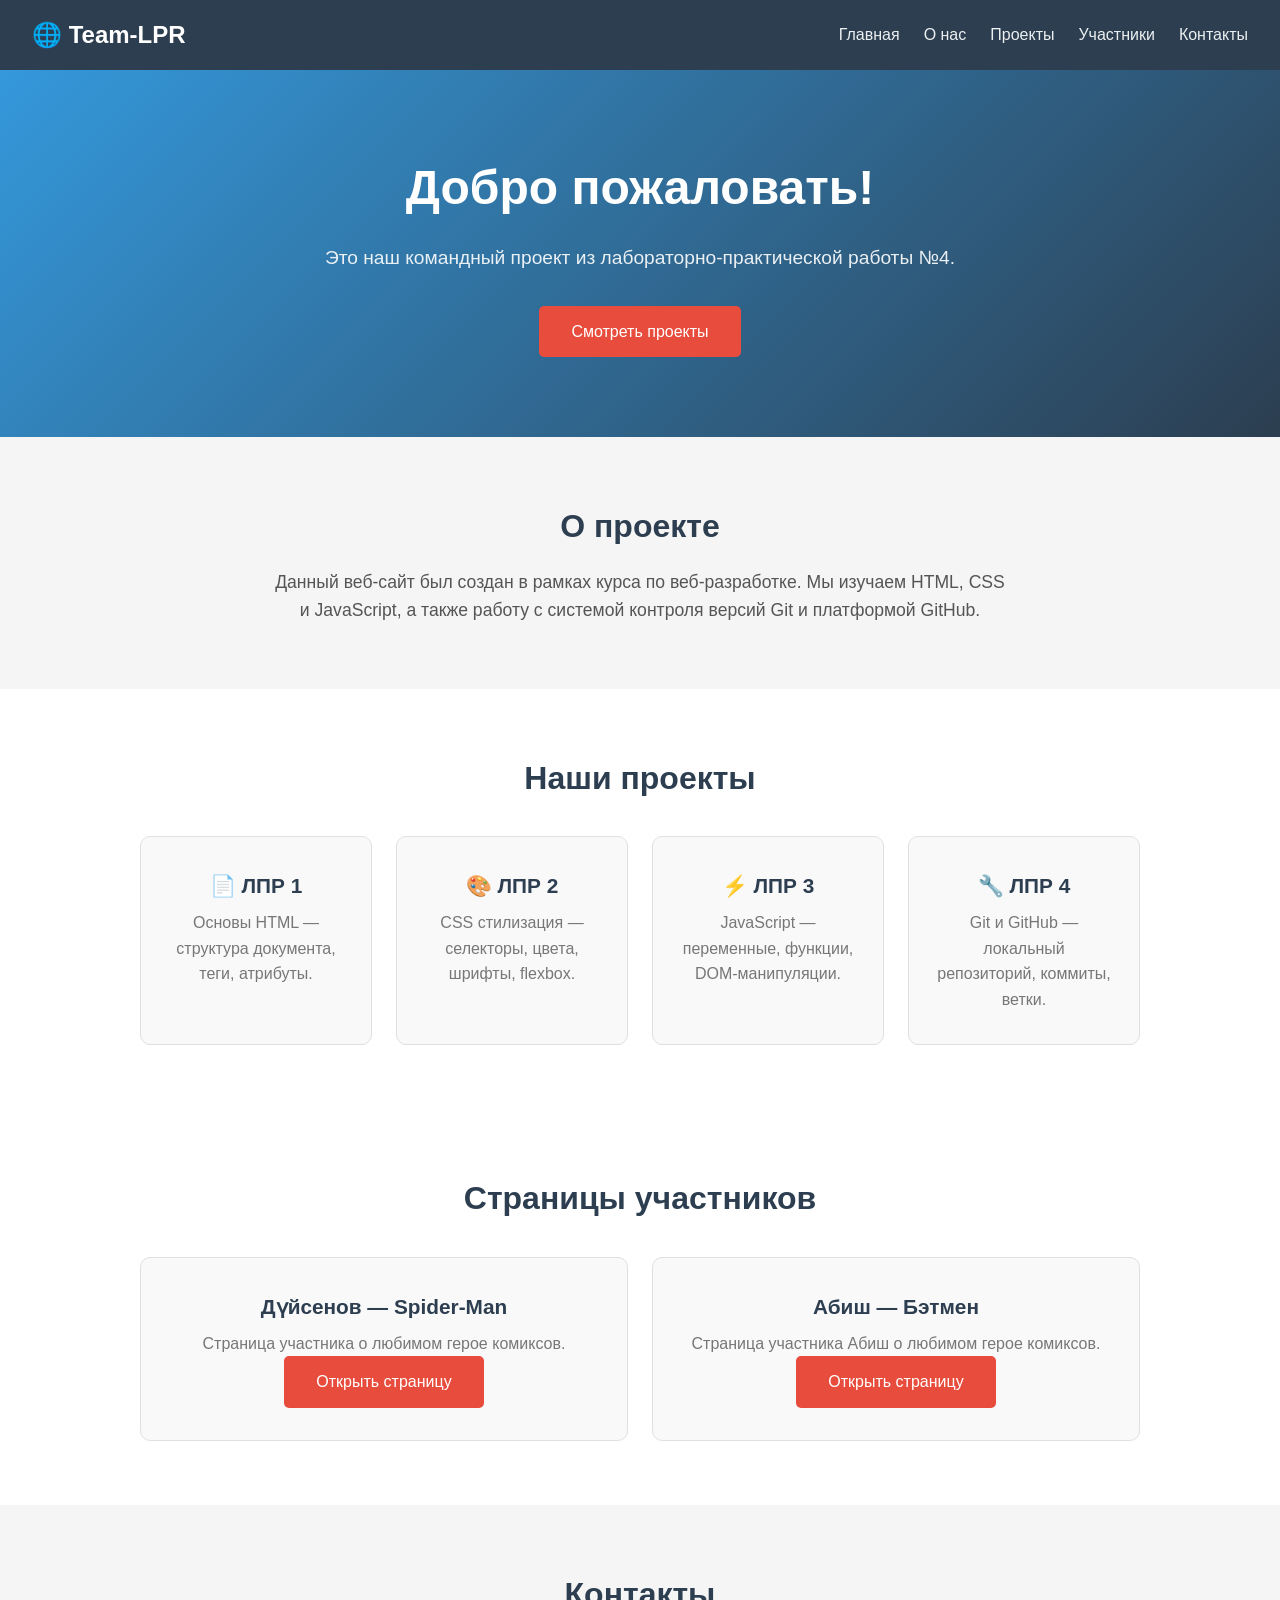
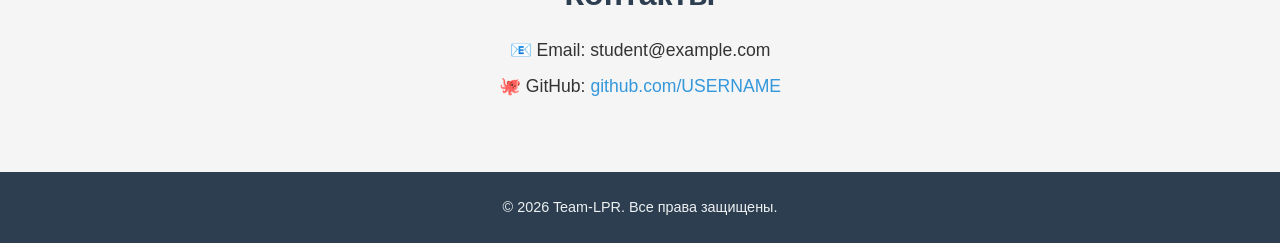
<file: index.html>
<!DOCTYPE html>
<html lang="ru">
<head>
    <meta charset="UTF-8">
    <meta name="viewport" content="width=device-width, initial-scale=1.0">
    <title>ЛПР 4 — Веб-сайт</title>
    <link rel="stylesheet" href="style.css">
</head>
<body>
    <header>
        <nav>
            <div class="logo">🌐 Team-LPR</div>
            <ul class="nav-links">
                <li><a href="#home">Главная</a></li>
                <li><a href="#about">О нас</a></li>
                <li><a href="#projects">Проекты</a></li>
                <li><a href="#participants">Участники</a></li>
                <li><a href="#contact">Контакты</a></li>
            </ul>
        </nav>
    </header>

    <main>
        <section id="home" class="hero">
            <h1>Добро пожаловать!</h1>
            <p>Это наш командный проект из лабораторно-практической работы №4.</p>
            <a href="#projects" class="btn">Смотреть проекты</a>
        </section>

        <section id="about" class="about">
            <h2>О проекте</h2>
            <p>
                Данный веб-сайт был создан в рамках курса по веб-разработке.
                Мы изучаем HTML, CSS и JavaScript, а также работу с системой контроля версий Git и платформой GitHub.
            </p>
        </section>

        <section id="projects" class="projects">
            <h2>Наши проекты</h2>
            <div class="project-cards">
                <div class="card">
                    <h3>📄 ЛПР 1</h3>
                    <p>Основы HTML — структура документа, теги, атрибуты.</p>
                </div>
                <div class="card">
                    <h3>🎨 ЛПР 2</h3>
                    <p>CSS стилизация — селекторы, цвета, шрифты, flexbox.</p>
                </div>
                <div class="card">
                    <h3>⚡ ЛПР 3</h3>
                    <p>JavaScript — переменные, функции, DOM-манипуляции.</p>
                </div>
                <div class="card">
                    <h3>🔧 ЛПР 4</h3>
                    <p>Git и GitHub — локальный репозиторий, коммиты, ветки.</p>
                </div>
            </div>
        </section>

        <section id="participants" class="projects" aria-labelledby="participants-title">
            <h2 id="participants-title">Страницы участников</h2>
            <div class="project-cards">
                <article class="card">
                    <h3>Дүйсенов — Spider-Man</h3>
                    <p>Страница участника о любимом герое комиксов.</p>
                    <a class="btn" href="Duisenov-favorite-hero.html">Открыть страницу</a>
                </article>
                <article class="card">
                    <h3>Абиш — Бэтмен</h3>
                    <p>Страница участника Абиш о любимом герое комиксов.</p>
                    <a class="btn" href="Abish-favorite-hero.html">Открыть страницу</a>
                </article>
            </div>
        </section>

        <section id="contact" class="contact">
            <h2>Контакты</h2>
            <p>📧 Email: student@example.com</p>
            <p>🐙 GitHub: <a href="https://github.com" target="_blank">github.com/USERNAME</a></p>
        </section>
    </main>

    <footer>
        <p>&copy; 2026 Team-LPR. Все права защищены.</p>
    </footer>

    <script src="script.js"></script>
</body>
</html>
</file>
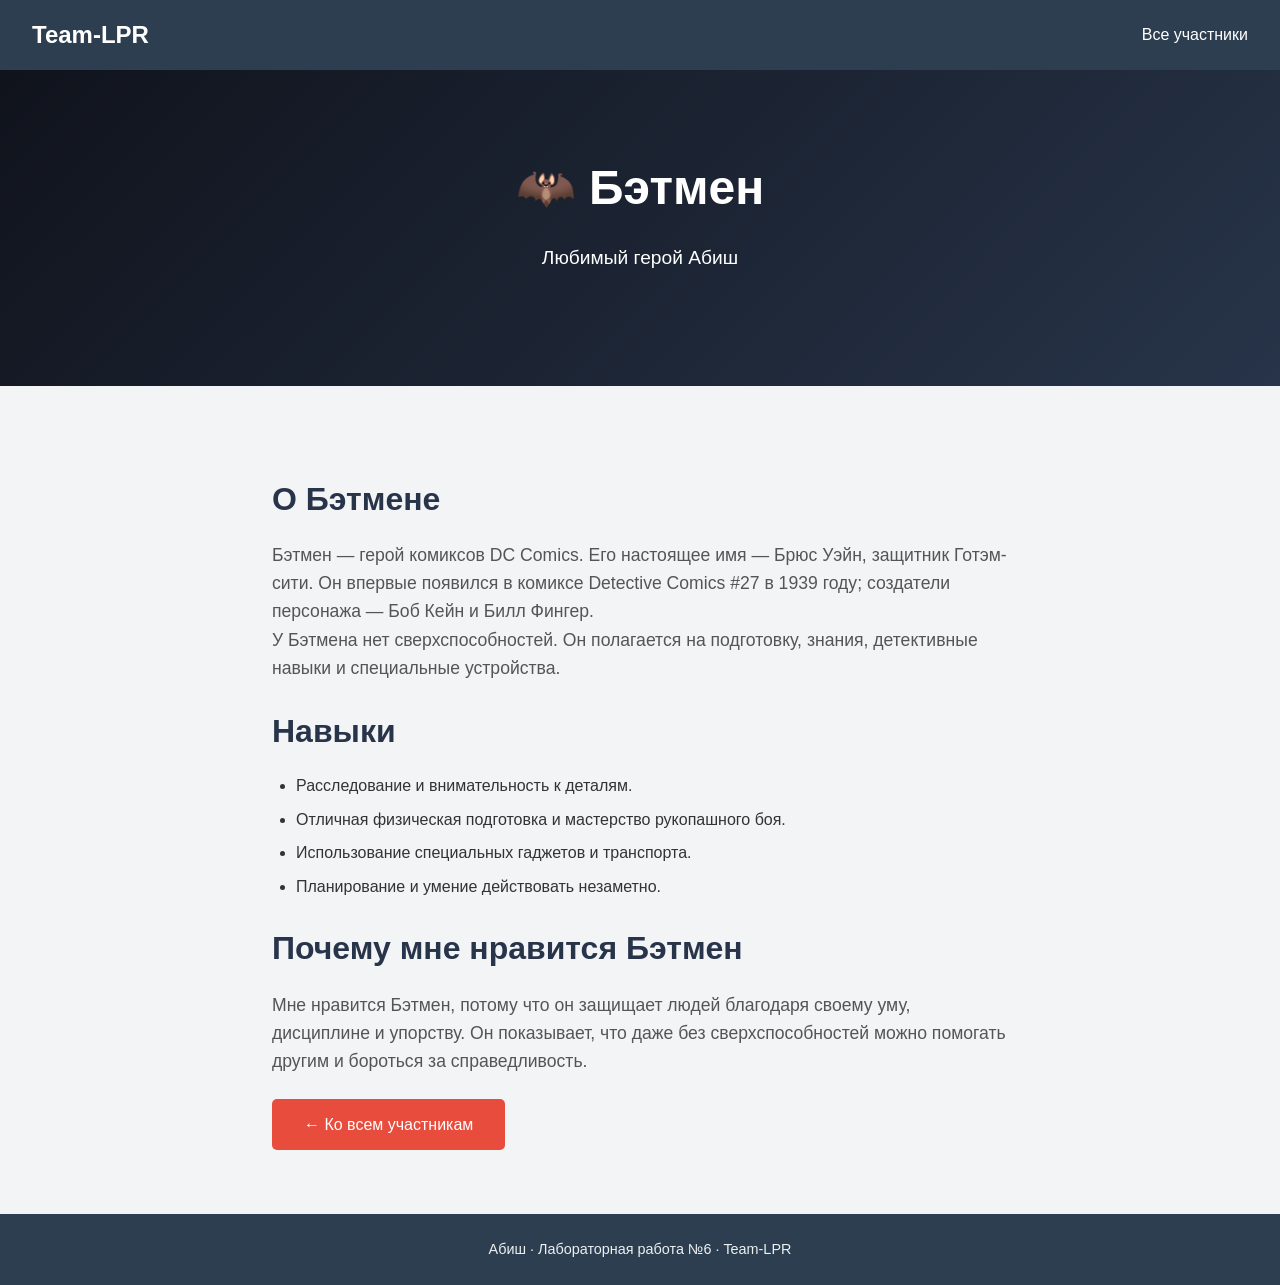
<file: Abish-favorite-hero.html>
<!DOCTYPE html>
<html lang="ru">
<head>
    <meta charset="UTF-8">
    <meta name="viewport" content="width=device-width, initial-scale=1.0">
    <title>Абиш — любимый герой Бэтмен</title>
    <link rel="stylesheet" href="style.css">
    <style>
        body { background: #f3f4f6; }
        .hero { background: linear-gradient(135deg, #10131c, #273449); }
        .hero p { opacity: 1; }
        .about { text-align: left; }
        .about h2 { margin-top: 1.5rem; color: #283449; }
        .about ul { padding-left: 1.5rem; margin: 1rem 0; }
        .about li { margin-bottom: .5rem; }
        a:focus-visible { outline: 3px solid #1256a0; outline-offset: 4px; }
    </style>
</head>
<body>
    <header>
        <nav aria-label="Основная навигация">
            <a class="logo" href="index.html">Team-LPR</a>
            <a href="index.html#participants">Все участники</a>
        </nav>
    </header>
    <main>
        <section class="hero" aria-labelledby="hero-title">
            <h1 id="hero-title">🦇 Бэтмен</h1>
            <p>Любимый герой Абиш</p>
        </section>
        <section class="about" aria-labelledby="about-title">
            <h2 id="about-title">О Бэтмене</h2>
            <p>
                Бэтмен — герой комиксов DC Comics. Его настоящее имя — Брюс Уэйн,
                защитник Готэм-сити. Он впервые появился в комиксе Detective Comics #27
                в 1939 году; создатели персонажа — Боб Кейн и Билл Фингер.
            </p>
            <p>
                У Бэтмена нет сверхспособностей. Он полагается на подготовку,
                знания, детективные навыки и специальные устройства.
            </p>
            <h2>Навыки</h2>
            <ul>
                <li>Расследование и внимательность к деталям.</li>
                <li>Отличная физическая подготовка и мастерство рукопашного боя.</li>
                <li>Использование специальных гаджетов и транспорта.</li>
                <li>Планирование и умение действовать незаметно.</li>
            </ul>
            <h2>Почему мне нравится Бэтмен</h2>
            <p>
                Мне нравится Бэтмен, потому что он защищает людей благодаря своему уму,
                дисциплине и упорству. Он показывает, что даже без сверхспособностей
                можно помогать другим и бороться за справедливость.
            </p>
            <p style="margin-top: 1.5rem"><a class="btn" href="index.html#participants">← Ко всем участникам</a></p>
        </section>
    </main>
    <footer><p>Абиш · Лабораторная работа №6 · Team-LPR</p></footer>
</body>
</html>
</file>
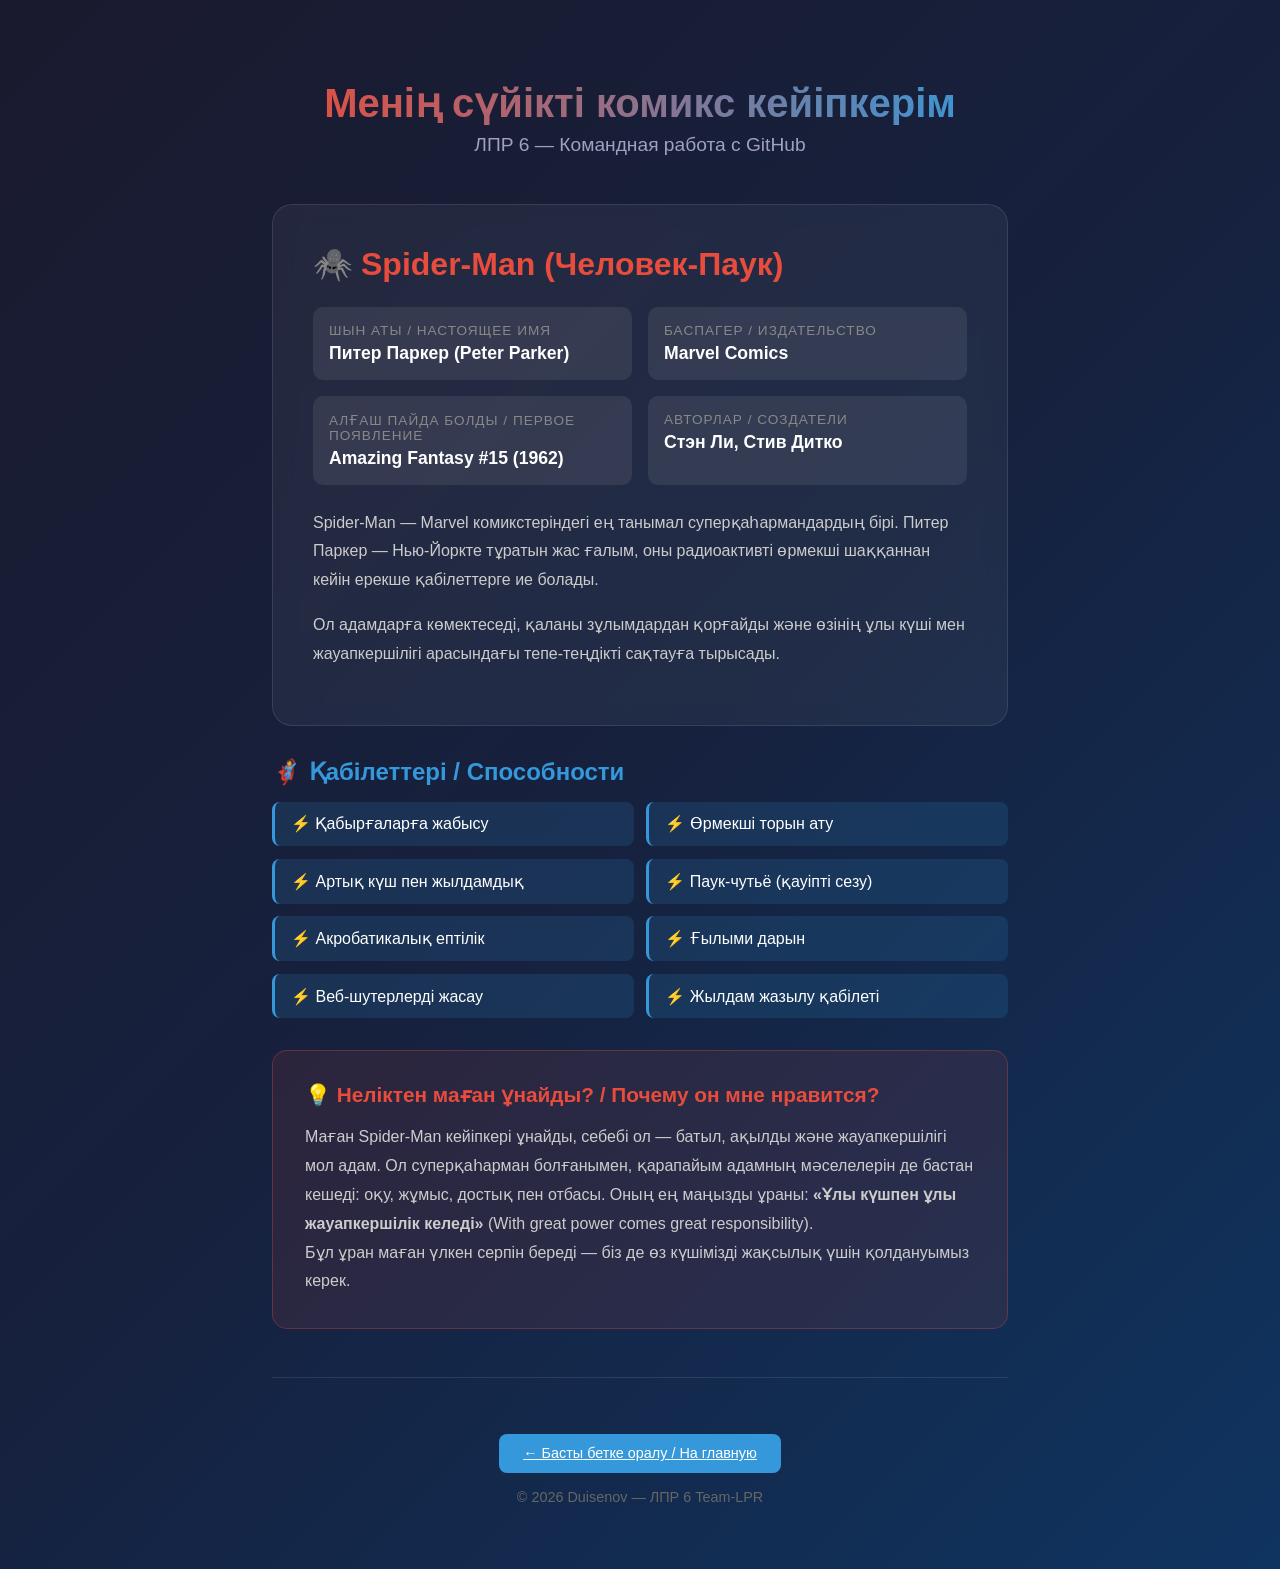
<file: Duisenov-favorite-hero.html>
<!DOCTYPE html>
<html lang="kk">
<head>
    <meta charset="UTF-8">
    <meta name="viewport" content="width=device-width, initial-scale=1.0">
    <title>Менің сүйікті комикс кейіпкерім — Spider-Man</title>
    <style>
        * {
            margin: 0;
            padding: 0;
            box-sizing: border-box;
        }

        body {
            font-family: 'Segoe UI', Tahoma, Geneva, Verdana, sans-serif;
            background: linear-gradient(135deg, #1a1a2e, #16213e, #0f3460);
            color: #fff;
            min-height: 100vh;
        }

        .container {
            max-width: 800px;
            margin: 0 auto;
            padding: 2rem;
        }

        header {
            text-align: center;
            padding: 3rem 0;
        }

        header h1 {
            font-size: 2.5rem;
            margin-bottom: 0.5rem;
            background: linear-gradient(to right, #e74c3c, #3498db);
            -webkit-background-clip: text;
            -webkit-text-fill-color: transparent;
            background-clip: text;
        }

        header p {
            font-size: 1.2rem;
            color: #a0a0c0;
        }

        .hero-card {
            background: rgba(255, 255, 255, 0.05);
            border: 1px solid rgba(255, 255, 255, 0.1);
            border-radius: 20px;
            padding: 2.5rem;
            margin-bottom: 2rem;
            backdrop-filter: blur(10px);
        }

        .hero-card h2 {
            font-size: 2rem;
            color: #e74c3c;
            margin-bottom: 1rem;
            display: flex;
            align-items: center;
            gap: 0.5rem;
        }

        .hero-card h2::before {
            content: '🕷️';
            font-size: 2rem;
        }

        .info-grid {
            display: grid;
            grid-template-columns: 1fr 1fr;
            gap: 1rem;
            margin: 1.5rem 0;
        }

        .info-item {
            background: rgba(255, 255, 255, 0.08);
            padding: 1rem;
            border-radius: 10px;
        }

        .info-item .label {
            font-size: 0.85rem;
            color: #888;
            text-transform: uppercase;
            letter-spacing: 1px;
            margin-bottom: 0.3rem;
        }

        .info-item .value {
            font-size: 1.1rem;
            font-weight: bold;
        }

        .description {
            margin-top: 1.5rem;
            line-height: 1.8;
            color: #ccc;
        }

        .description p {
            margin-bottom: 1rem;
        }

        .abilities {
            margin-top: 2rem;
        }

        .abilities h3 {
            font-size: 1.5rem;
            margin-bottom: 1rem;
            color: #3498db;
        }

        .abilities ul {
            list-style: none;
            display: grid;
            grid-template-columns: 1fr 1fr;
            gap: 0.8rem;
        }

        .abilities li {
            background: rgba(52, 152, 219, 0.15);
            padding: 0.8rem 1rem;
            border-radius: 8px;
            border-left: 3px solid #3498db;
        }

        .abilities li::before {
            content: '⚡ ';
        }

        .reason {
            background: rgba(231, 76, 60, 0.1);
            border: 1px solid rgba(231, 76, 60, 0.3);
            border-radius: 15px;
            padding: 2rem;
            margin-top: 2rem;
        }

        .reason h3 {
            color: #e74c3c;
            margin-bottom: 1rem;
            font-size: 1.3rem;
        }

        .reason p {
            line-height: 1.8;
            color: #ccc;
        }

        footer {
            text-align: center;
            padding: 2rem 0;
            color: #666;
            font-size: 0.9rem;
            border-top: 1px solid rgba(255, 255, 255, 0.1);
            margin-top: 3rem;
        }

        .back-link {
            display: inline-block;
            margin-top: 1.5rem;
            padding: 0.7rem 1.5rem;
            background: #3498db;
            color: #fff;
            border-radius: 8px;
            transition: background 0.3s;
        }

        .back-link:hover {
            background: #2980b9;
        }

        @media (max-width: 600px) {
            .info-grid, .abilities ul {
                grid-template-columns: 1fr;
            }

            header h1 {
                font-size: 1.8rem;
            }
        }
    </style>
</head>
<body>
    <div class="container">
        <header>
            <h1>Менің сүйікті комикс кейіпкерім</h1>
            <p>ЛПР 6 — Командная работа с GitHub</p>
        </header>

        <div class="hero-card">
            <h2>Spider-Man (Человек-Паук)</h2>

            <div class="info-grid">
                <div class="info-item">
                    <div class="label">Шын аты / Настоящее имя</div>
                    <div class="value">Питер Паркер (Peter Parker)</div>
                </div>
                <div class="info-item">
                    <div class="label">Баспагер / Издательство</div>
                    <div class="value">Marvel Comics</div>
                </div>
                <div class="info-item">
                    <div class="label">Алғаш пайда болды / Первое появление</div>
                    <div class="value">Amazing Fantasy #15 (1962)</div>
                </div>
                <div class="info-item">
                    <div class="label">Авторлар / Создатели</div>
                    <div class="value">Стэн Ли, Стив Дитко</div>
                </div>
            </div>

            <div class="description">
                <p>
                    Spider-Man — Marvel комикстеріндегі ең танымал суперқаһармандардың бірі. 
                    Питер Паркер — Нью-Йоркте тұратын жас ғалым, оны радиоактивті өрмекші шаққаннан кейін 
                    ерекше қабілеттерге ие болады.
                </p>
                <p>
                    Ол адамдарға көмектеседі, қаланы зұлымдардан қорғайды және өзінің ұлы күші мен 
                    жауапкершілігі арасындағы тепе-теңдікті сақтауға тырысады.
                </p>
            </div>
        </div>

        <div class="abilities">
            <h3>🦸 Қабілеттері / Способности</h3>
            <ul>
                <li>Қабырғаларға жабысу</li>
                <li>Өрмекші торын ату</li>
                <li>Артық күш пен жылдамдық</li>
                <li>Паук-чутьё (қауіпті сезу)</li>
                <li>Акробатикалық ептілік</li>
                <li>Ғылыми дарын</li>
                <li>Веб-шутерлерді жасау</li>
                <li>Жылдам жазылу қабілеті</li>
            </ul>
        </div>

        <div class="reason">
            <h3>💡 Неліктен маған ұнайды? / Почему он мне нравится?</h3>
            <p>
                Маған Spider-Man кейіпкері ұнайды, себебі ол — батыл, ақылды және жауапкершілігі мол адам. 
                Ол суперқаһарман болғанымен, қарапайым адамның мәселелерін де бастан кешеді: оқу, жұмыс, 
                достық пен отбасы. Оның ең маңызды ұраны: 
                <strong>«Ұлы күшпен ұлы жауапкершілік келеді»</strong> 
                (With great power comes great responsibility).
            </p>
            <p>
                Бұл ұран маған үлкен серпін береді — біз де өз күшімізді жақсылық үшін қолдануымыз керек.
            </p>
        </div>

        <footer>
            <a href="index.html" class="back-link">← Басты бетке оралу / На главную</a>
            <p style="margin-top: 1rem;">&copy; 2026 Duisenov — ЛПР 6 Team-LPR</p>
        </footer>
    </div>
</body>
</html>
</file>
<file: style.css>
/* ===== Жалпы стильдер / Общие стили ===== */
* {
    margin: 0;
    padding: 0;
    box-sizing: border-box;
}

body {
    font-family: 'Segoe UI', Tahoma, Geneva, Verdana, sans-serif;
    line-height: 1.6;
    color: #333;
    background-color: #f5f5f5;
}

a {
    text-decoration: none;
    color: inherit;
}

/* ===== Навигация ===== */
nav {
    display: flex;
    justify-content: space-between;
    align-items: center;
    padding: 1rem 2rem;
    background-color: #2c3e50;
    color: #fff;
    position: sticky;
    top: 0;
    z-index: 100;
}

.logo {
    font-size: 1.5rem;
    font-weight: bold;
}

.nav-links {
    list-style: none;
    display: flex;
    gap: 1.5rem;
}

.nav-links a {
    color: #ecf0f1;
    transition: color 0.3s;
}

.nav-links a:hover {
    color: #3498db;
}

/* ===== Hero секция ===== */
.hero {
    text-align: center;
    padding: 5rem 2rem;
    background: linear-gradient(135deg, #3498db, #2c3e50);
    color: #fff;
}

.hero h1 {
    font-size: 3rem;
    margin-bottom: 1rem;
}

.hero p {
    font-size: 1.2rem;
    margin-bottom: 2rem;
    opacity: 0.9;
}

.btn {
    display: inline-block;
    padding: 0.8rem 2rem;
    background-color: #e74c3c;
    color: #fff;
    border-radius: 5px;
    font-size: 1rem;
    transition: background-color 0.3s, transform 0.2s;
}

.btn:hover {
    background-color: #c0392b;
    transform: translateY(-2px);
}

/* ===== About секция ===== */
.about {
    padding: 4rem 2rem;
    max-width: 800px;
    margin: 0 auto;
    text-align: center;
}

.about h2 {
    font-size: 2rem;
    margin-bottom: 1rem;
    color: #2c3e50;
}

.about p {
    font-size: 1.1rem;
    color: #555;
}

/* ===== Projects секция ===== */
.projects {
    padding: 4rem 2rem;
    background-color: #fff;
    text-align: center;
}

.projects h2 {
    font-size: 2rem;
    margin-bottom: 2rem;
    color: #2c3e50;
}

.project-cards {
    display: grid;
    grid-template-columns: repeat(auto-fit, minmax(220px, 1fr));
    gap: 1.5rem;
    max-width: 1000px;
    margin: 0 auto;
}

.card {
    background-color: #f9f9f9;
    border: 1px solid #e0e0e0;
    border-radius: 10px;
    padding: 2rem 1.5rem;
    transition: transform 0.3s, box-shadow 0.3s;
}

.card:hover {
    transform: translateY(-5px);
    box-shadow: 0 10px 25px rgba(0, 0, 0, 0.1);
}

.card h3 {
    font-size: 1.3rem;
    margin-bottom: 0.5rem;
    color: #2c3e50;
}

.card p {
    color: #777;
}

/* ===== Contact секция ===== */
.contact {
    padding: 4rem 2rem;
    text-align: center;
    max-width: 600px;
    margin: 0 auto;
}

.contact h2 {
    font-size: 2rem;
    margin-bottom: 1rem;
    color: #2c3e50;
}

.contact p {
    font-size: 1.1rem;
    margin-bottom: 0.5rem;
}

.contact a {
    color: #3498db;
}

.contact a:hover {
    text-decoration: underline;
}

/* ===== Footer ===== */
footer {
    text-align: center;
    padding: 1.5rem;
    background-color: #2c3e50;
    color: #ecf0f1;
    font-size: 0.9rem;
}

/* ===== Адаптивтілік / Адаптивность ===== */
@media (max-width: 768px) {
    .hero h1 {
        font-size: 2rem;
    }

    nav {
        flex-direction: column;
        gap: 1rem;
    }

    .nav-links {
        flex-wrap: wrap;
        justify-content: center;
    }
}
</file>
